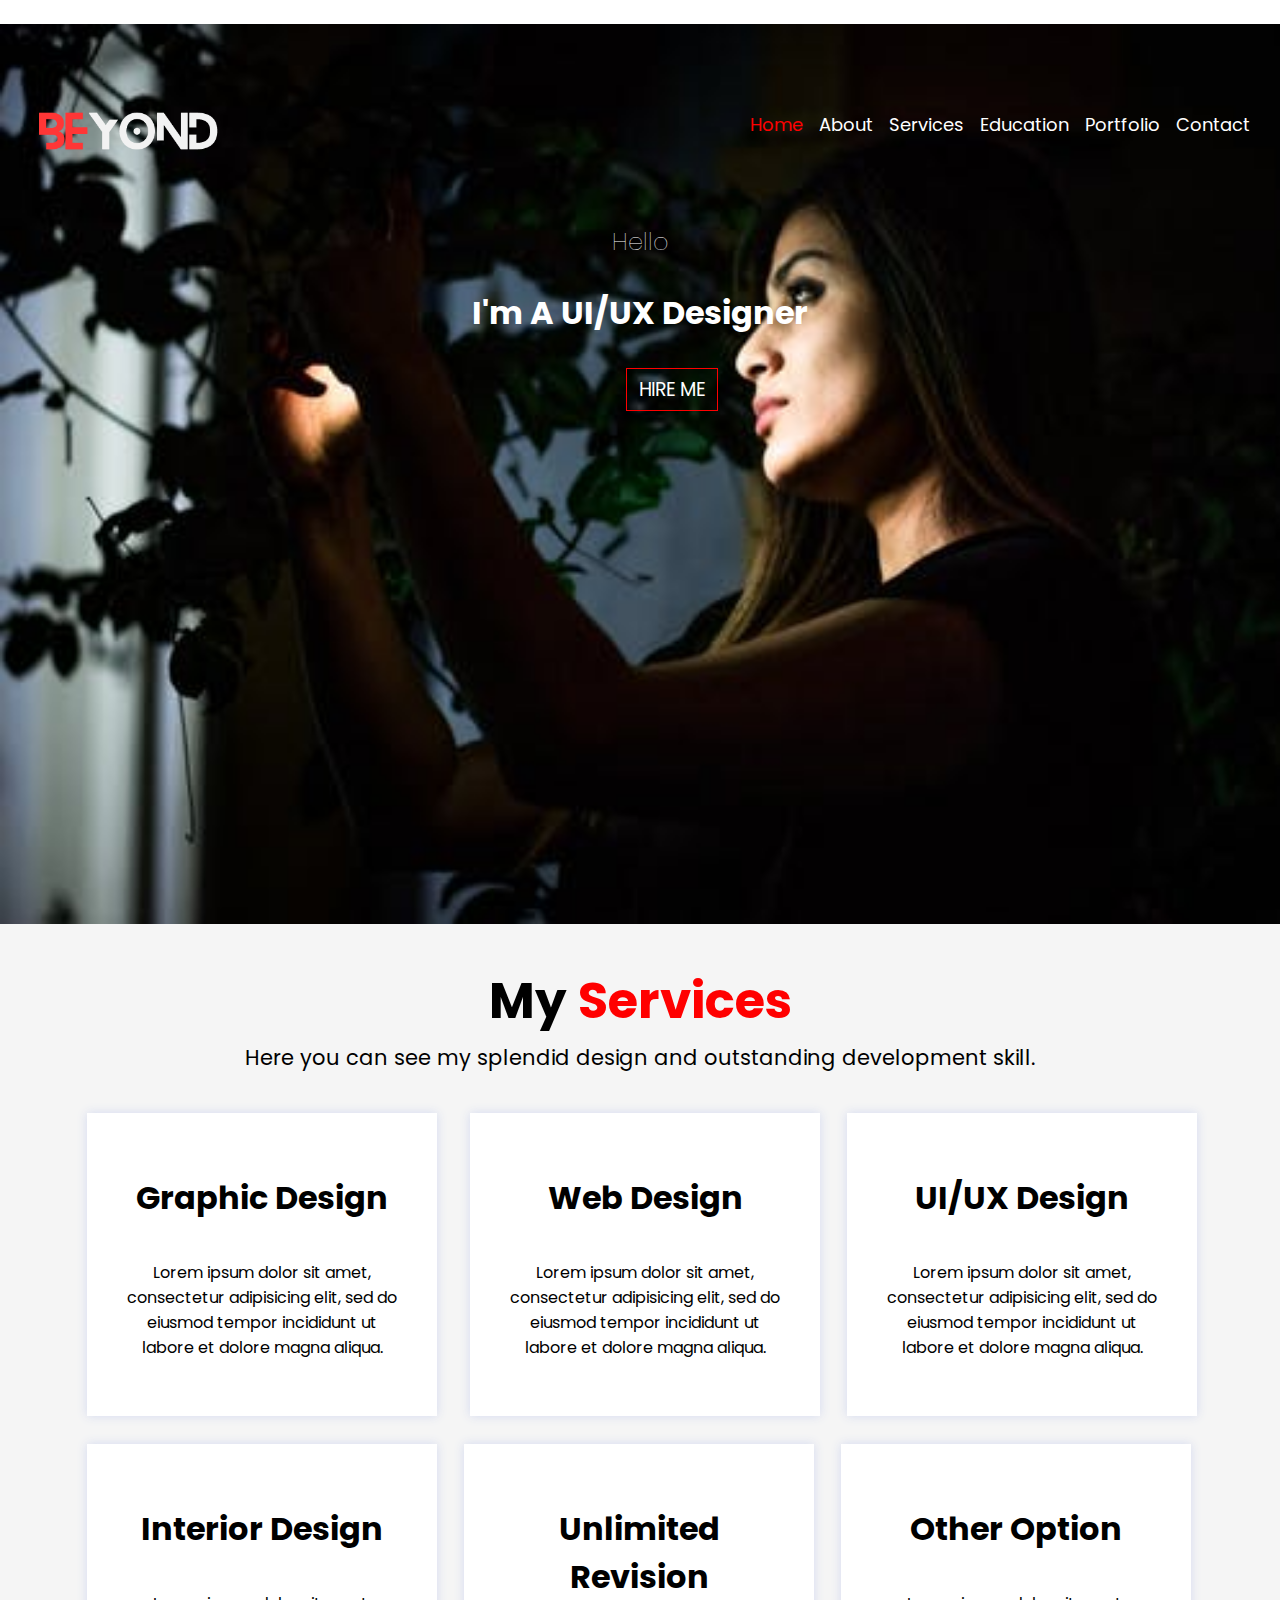
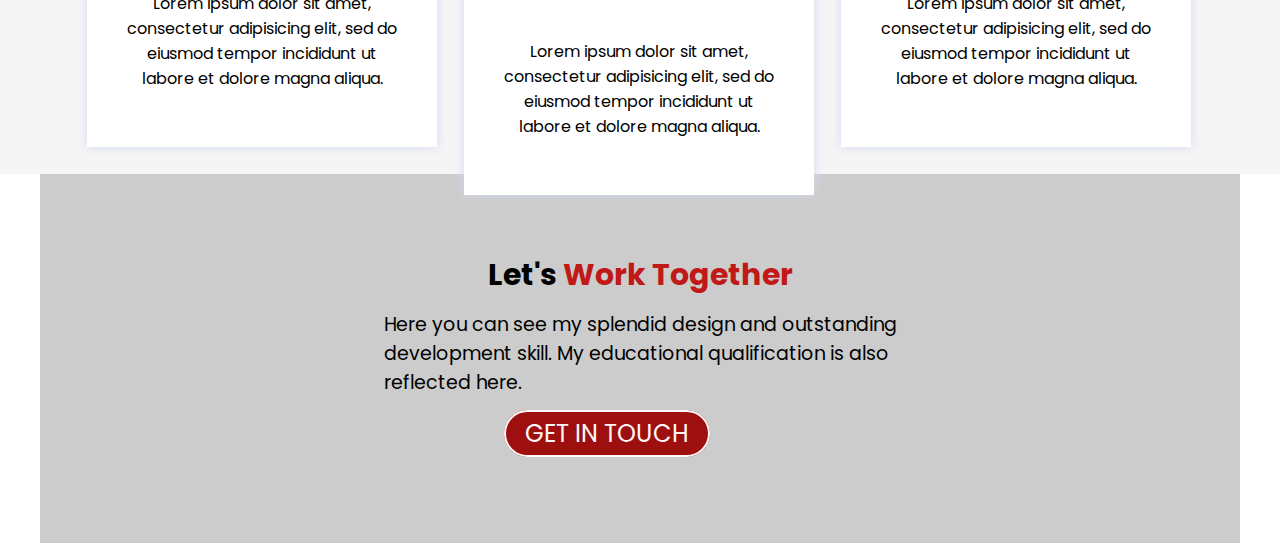
<file: index.html>
<!DOCTYPE html>
<html>
<head>
	<title>Website</title>
	<link rel="stylesheet" type="text/css" href="css/style.css">
</head>
<body>
 <!---NAVIGATION &LOGO--->
	
	
		<div class="header">

			
		<!--Logo area-->
		<div class="Logo">
			<img src="images/logo-2.png" alt="logo">
			
		</div>
		<!--logo area-->

		<!--manu area-->
		
	    <nav>
	    	<ul>
	    		<li><a id="active" href="index.html">Home</a></li>
	    		<li><a href="about.html">About</a></li>
	    		<li><a href="services.html">Services</a></li>
	    		<li><a href="education.html">Education</a></li>
	            <li><a href="portfolio.html">Portfolio</a></li>
	    		<li><a href="contact.html">Contact</a></li>
	    		
	    	</ul>
	    </nav>
             <!--manu-->


<h3>Hello</h3>

<h1>	I'm A UI/UX Designer</h1>

<a href="#" class="btn-1">HIRE ME</a>


           </div>
           </div>



<!-------service area---->

<section class="service-section">
	<div class="container">
	<div class="header-area">
		<h1>My
			<span style="color: red">Services</span></h1>
			<p> Here you can see my splendid design
 			 and outstanding development skill.</p>
		
	</div>

	<div class="service-area">

		<div class="service-1">
			<h1> Graphic Design</h1>
			<p>Lorem ipsum dolor sit amet, consectetur adipisicing elit, sed do eiusmod
			tempor incididunt ut labore et dolore magna aliqua.
			</p>
			
		</div>

		<div class="service-2">
			<h1> Web Design</h1>
			<p>Lorem ipsum dolor sit amet, consectetur adipisicing elit, sed do eiusmod
			tempor incididunt ut labore et dolore magna aliqua.
			</p>
			
		</div>

		<div class="service-3">
			<h1> UI/UX Design</h1>
			<p>Lorem ipsum dolor sit amet, consectetur adipisicing elit, sed do eiusmod
			tempor incididunt ut labore et dolore magna aliqua.
			</p>
			
		</div>

		<div class="service-4">
			<h1> Interior Design</h1>
			<p>Lorem ipsum dolor sit amet, consectetur adipisicing elit, sed do eiusmod
			tempor incididunt ut labore et dolore magna aliqua.
			</p>
			
		</div>

		<div class="service-5">
			<h1>Unlimited Revision</h1>
			<p>Lorem ipsum dolor sit amet, consectetur adipisicing elit, sed do eiusmod
			tempor incididunt ut labore et dolore magna aliqua.
			</p>
			
		</div>


		<div class="service-6">
			<h1> Other Option</h1>
			<p>Lorem ipsum dolor sit amet, consectetur adipisicing elit, sed do eiusmod
			tempor incididunt ut labore et dolore magna aliqua.
			</p>
			
		</div>
		
	</div>
	</div>




	

	
	
</section>

             
	  
<!-------service area---->

	








<section class="footer-area">
 	<div class="container">
 		<div class="footer">
 			<h1>Let's <span style="color:#c11818">Work Together</span></h1>
 			<p> Here you can see my splendid design
 			 and outstanding development skill. My educational qualification is also reflected here. </p>
 			 
 			 	<a href="#" class="btn-3"> GET IN TOUCH</a>
 			 	
 			 
        </div>
        

        	
        </div>
 		
 	</div>
 	
 </section>


	

	











</body>
</html>
</file>
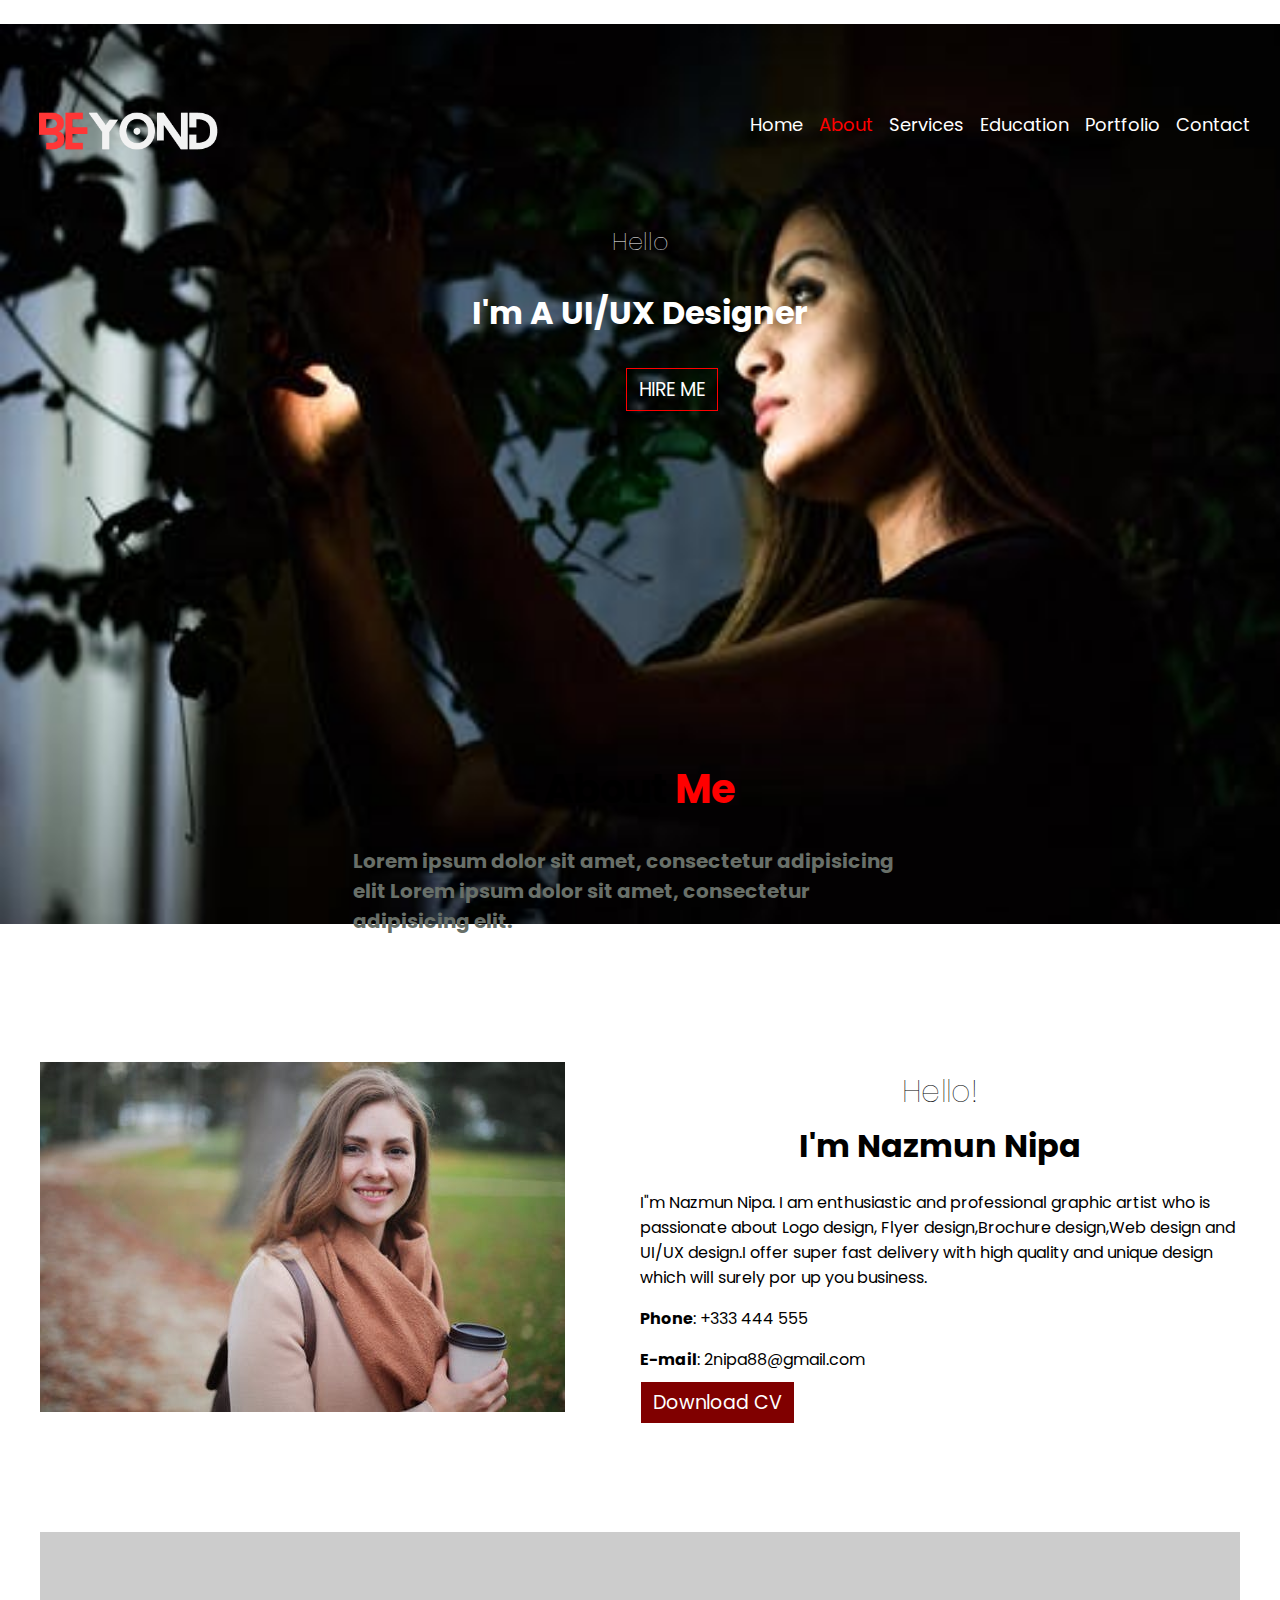
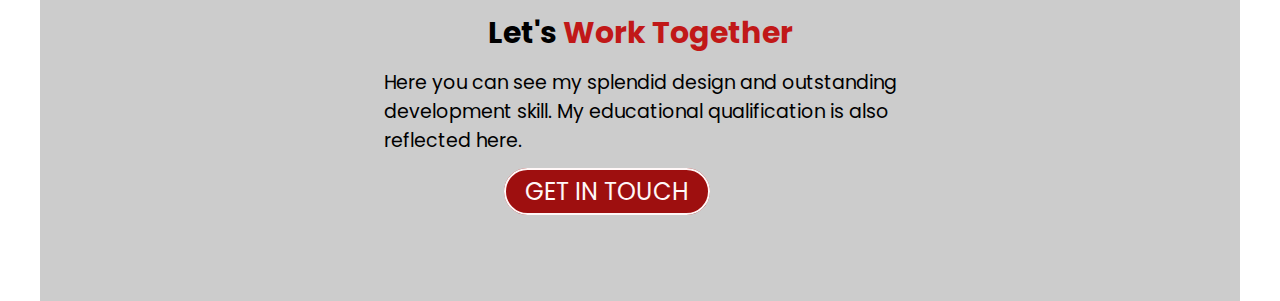
<file: about.html>
<!DOCTYPE html>
<html>
<head>
	<title>Website</title>
	<link rel="stylesheet" type="text/css" href="css/style.css">
</head>
<body>
	
		<div class="header">

			
		<!--Logo area-->
		<div class="Logo">
			<img src="images/logo-2.png" alt="logo">
			
		</div>
		<!--logo area-->

		<!--manu area-->
		
	    <nav>
	    	<ul>
	    		<li><a href="index.html">Home</a></li>
	    		<li><a id="active" href="about.html">About</a></li>
	    		<li><a href="services.html">Services</a></li>
	    		<li><a href="#">Education</a></li>
	    		<li><a href="#">Portfolio</a></li>
	    		<li><a href="#">Contact</a></li>
	    		
	    	</ul>
	    </nav>
             <!--manu-->
<div class="banner-tex">
	<h3>Hello</h3>

<h1>	I'm A UI/UX Designer</h1>
<a href="#" class="btn-1">HIRE ME</a>



</div>
 
	
	
	  <section class="about"> 	
	    	


<div class="container">
	<div class="heading">
		<h1>About <span style="color: red"> Me</span> </h1>
		<h4>Lorem ipsum dolor sit amet, consectetur adipisicing elit
		    Lorem ipsum dolor sit amet, consectetur adipisicing elit.</h4>
	</div>
	<div class="about">
		
		
		
		<div class="images-area">
			<img src="images/pexels-photo-712513.jpeg">
			
		</div>

		
			<div class="about-me">
			<h3> Hello!</h3>
			<H1> I'm Nazmun Nipa </H1>
			<p>I"m Nazmun Nipa. I am enthusiastic and professional graphic artist who is passionate about Logo design, Flyer design,Brochure design,Web design and UI/UX design.I offer super fast delivery with high quality and unique design which will surely por up you business.</p>

			<p> <strong>Phone</strong>: +333 444 555 </p>
			<p><strong> E-mail</strong>: 2nipa88@gmail.com</p>
			
			<a href="#" class="btn-2">Download CV</a>


		</div>
		
	</div>

	
</div>	
	



<section class="footer-area">
 	<div class="container">
 		<div class="footer">
 			<h1>Let's <span style="color:#c11818">Work Together</span></h1>
 			<p> Here you can see my splendid design
 			 and outstanding development skill. My educational qualification is also reflected here. </p>
 			 
 			 	<a href="#" class="btn-3"> GET IN TOUCH</a>
 			 	
 			 
        </div>
        

        	
        </div>
 		
 	</div>
 	
 </section>


	










</body>
</html>
</file>
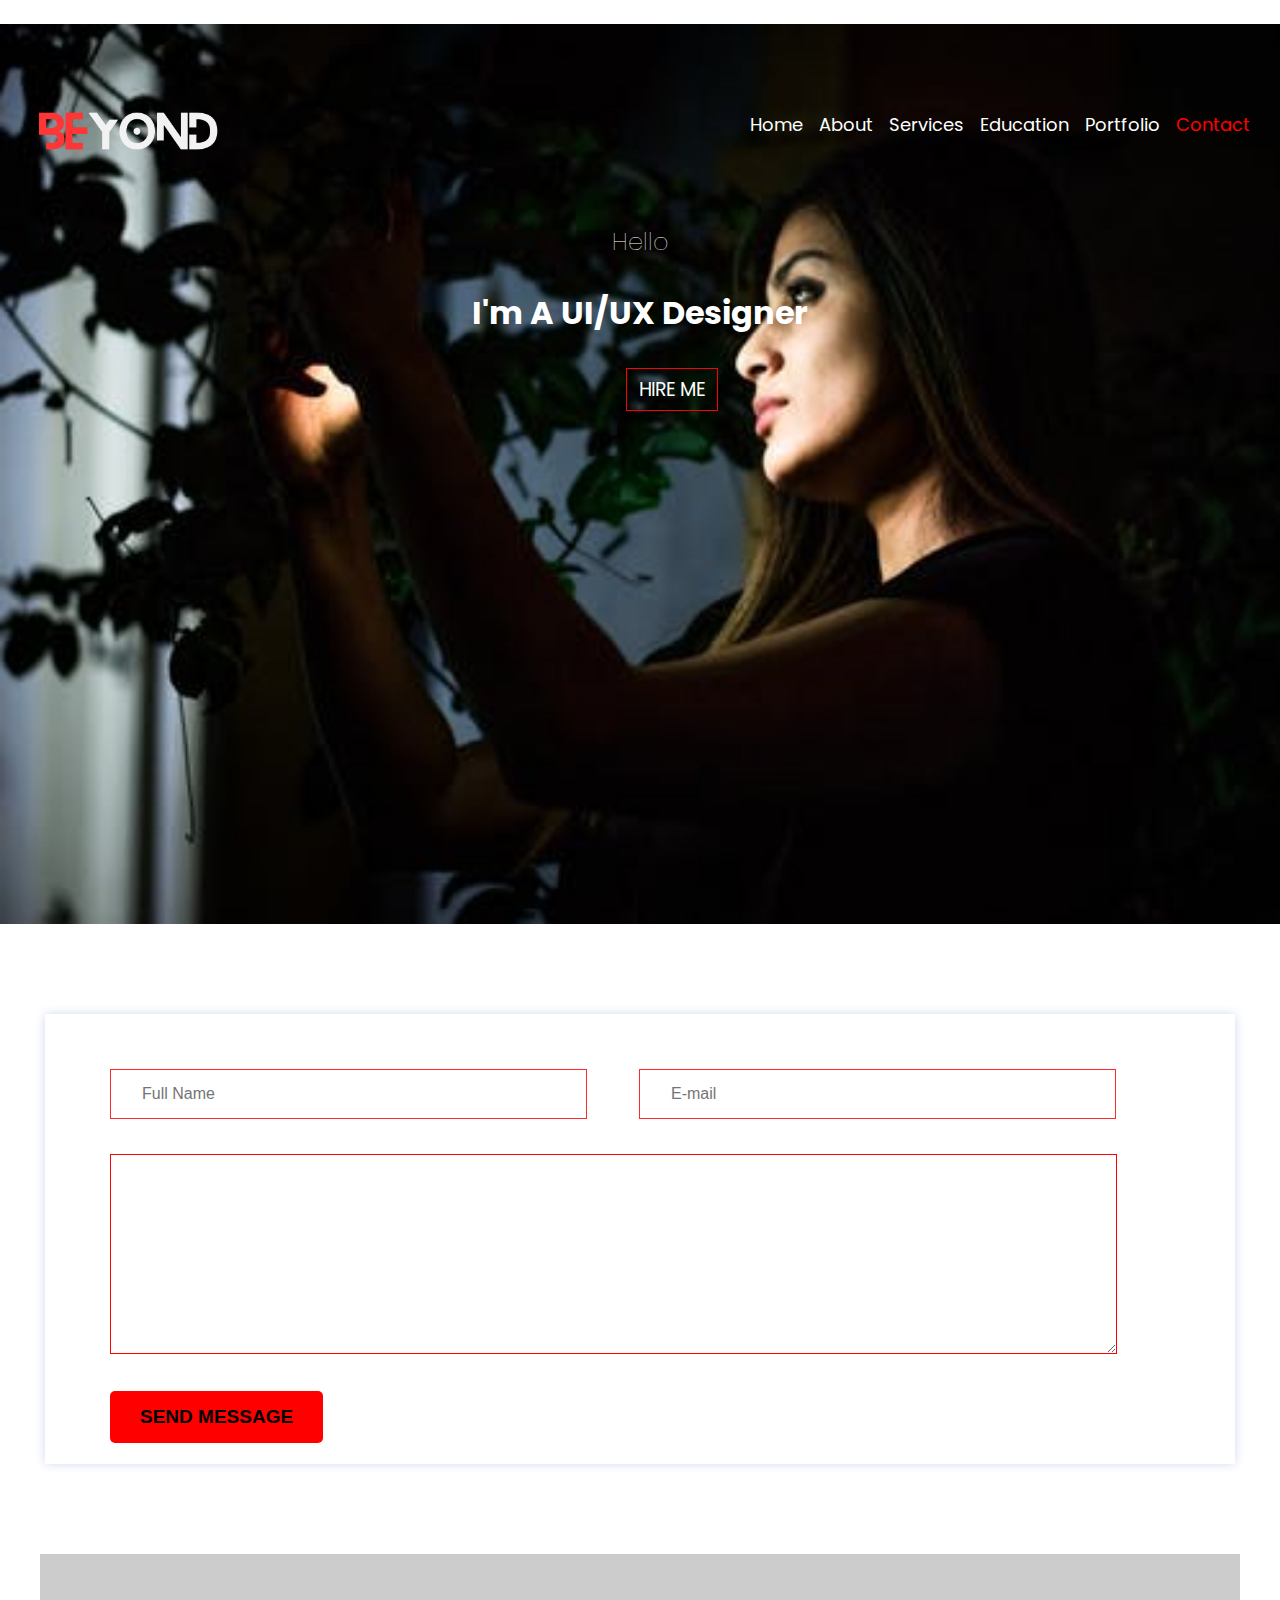
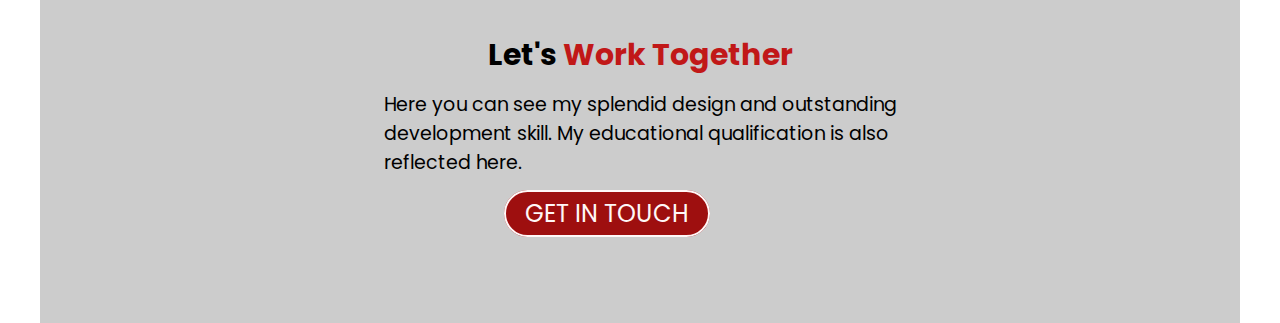
<file: contact.html>
<!DOCTYPE html>
<html>
<head>
	<title>Website</title>
	<link rel="stylesheet" type="text/css" href="css/style.css">
</head>
<body>
 <!---NAVIGATION &LOGO--->
	
	
		<div class="header">

			
		<!--Logo area-->
		<div class="Logo">
			<img src="images/logo-2.png" alt="logo">
			
		</div>
		<!--logo area-->

		<!--manu area-->
		
	    <nav>
	    	<ul>
	    		<li><a href="index.html">Home</a></li>
	    		<li><a href="about.html">About</a></li>
	    		<li><a href="services.html">Services</a></li>
	    		<li><a href="education.html">Education</a></li>
	            <li><a href="portfolio.html">Portfolio</a></li>
	    		<li><a id="active" href="contact.html">Contact</a></li>
	    		
	    	</ul>
	    </nav>
             <!--manu-->


<h3>Hello</h3>

<h1>	I'm A UI/UX Designer</h1>

<a href="#" class="btn-1">HIRE ME</a>


           </div>
           </div>


<section class="contact-section">
	<div class="container">
		<div class="contact-area">
			<div class="contact-form">
				<input type="text" placeholder="Full Name">
				<input type="e-mail" placeholder="E-mail" >
			</div>


			<div class="message">
			 <textarea placeholder="Write Your Message Here"> </textarea>
			</div>


			<div class="btn-5">

			<input type="submit" value="Send Message"></div>
				
			
			
		</div>

	</div>
</section>


<section class="footer-area">
 	<div class="container">
 		<div class="footer">
 			<h1>Let's <span style="color:#c11818">Work Together</span></h1>
 			<p> Here you can see my splendid design
 			 and outstanding development skill. My educational qualification is also reflected here. </p>
 			 
 			 	<a href="#" class="btn-3"> GET IN TOUCH</a>
 			 	
 			 
        </div>
        

        	
        </div>
 		
 	</div>
 	
 </section>
</file>
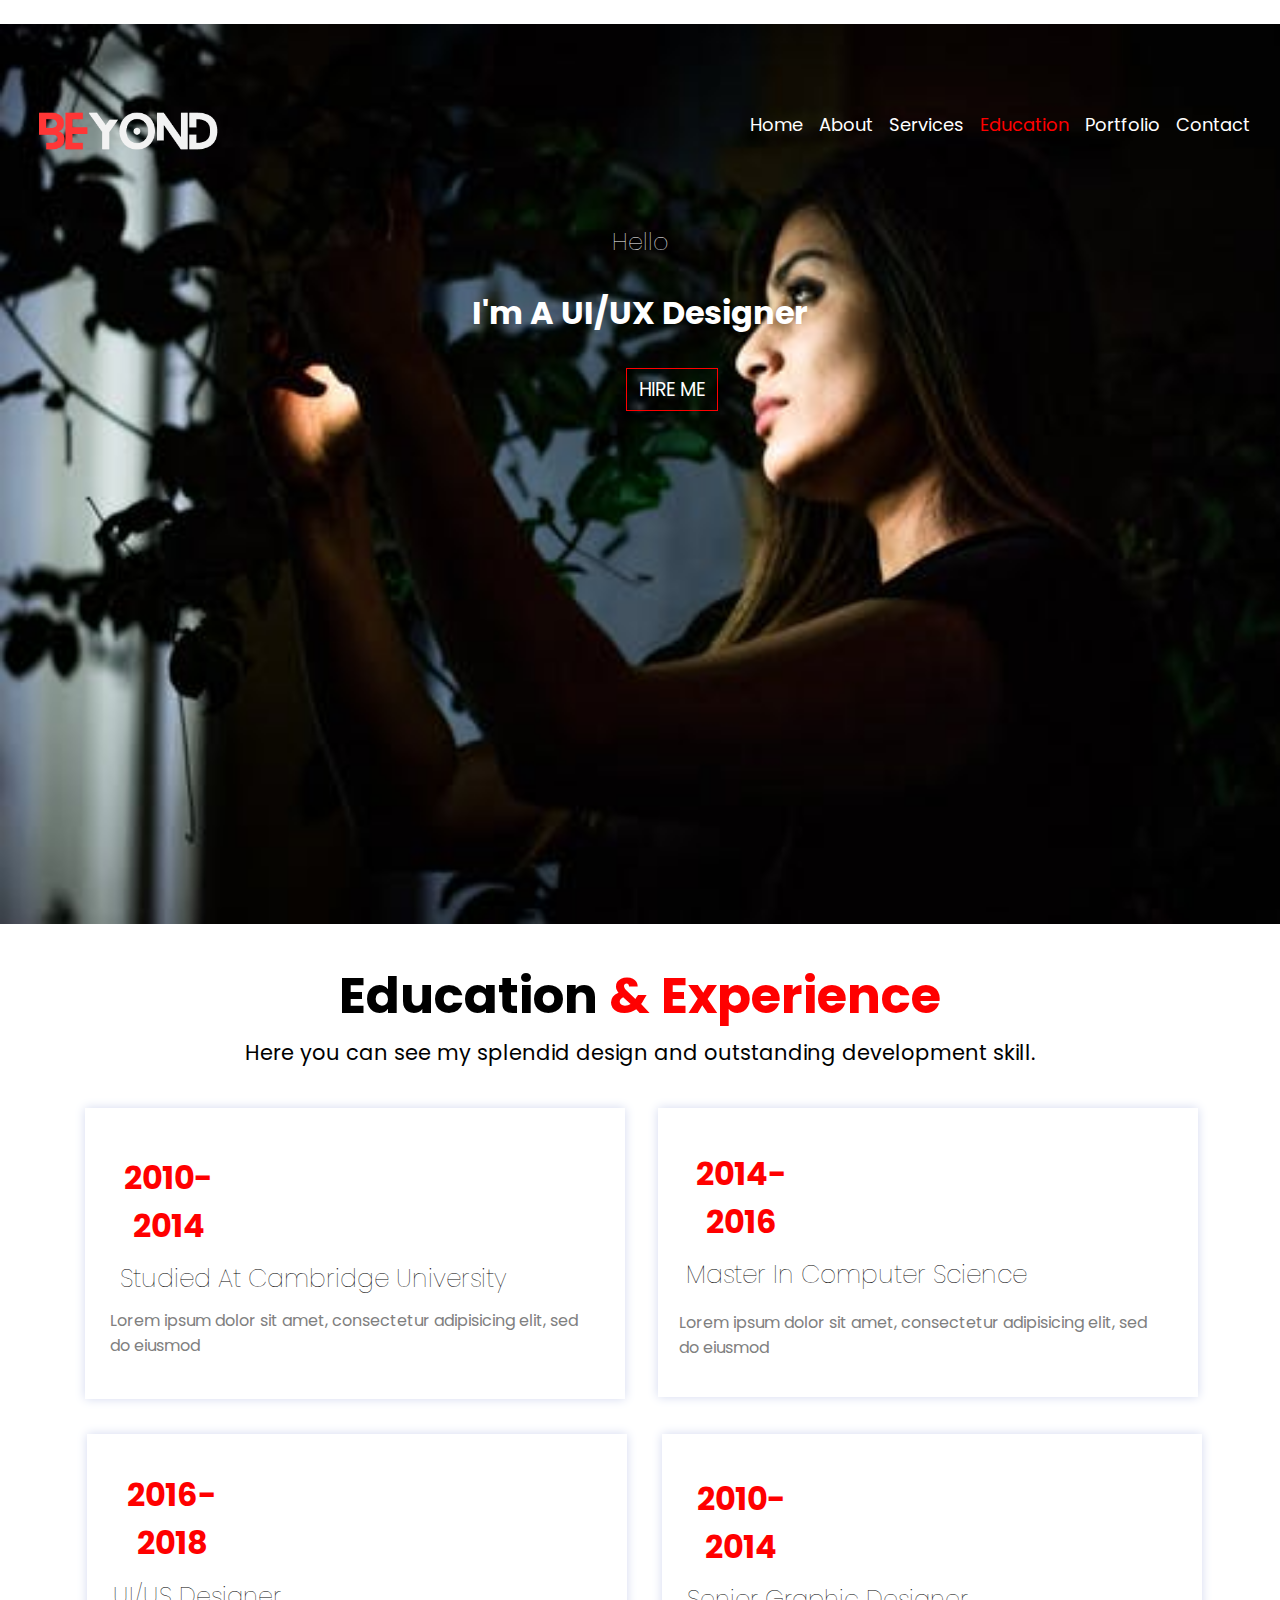
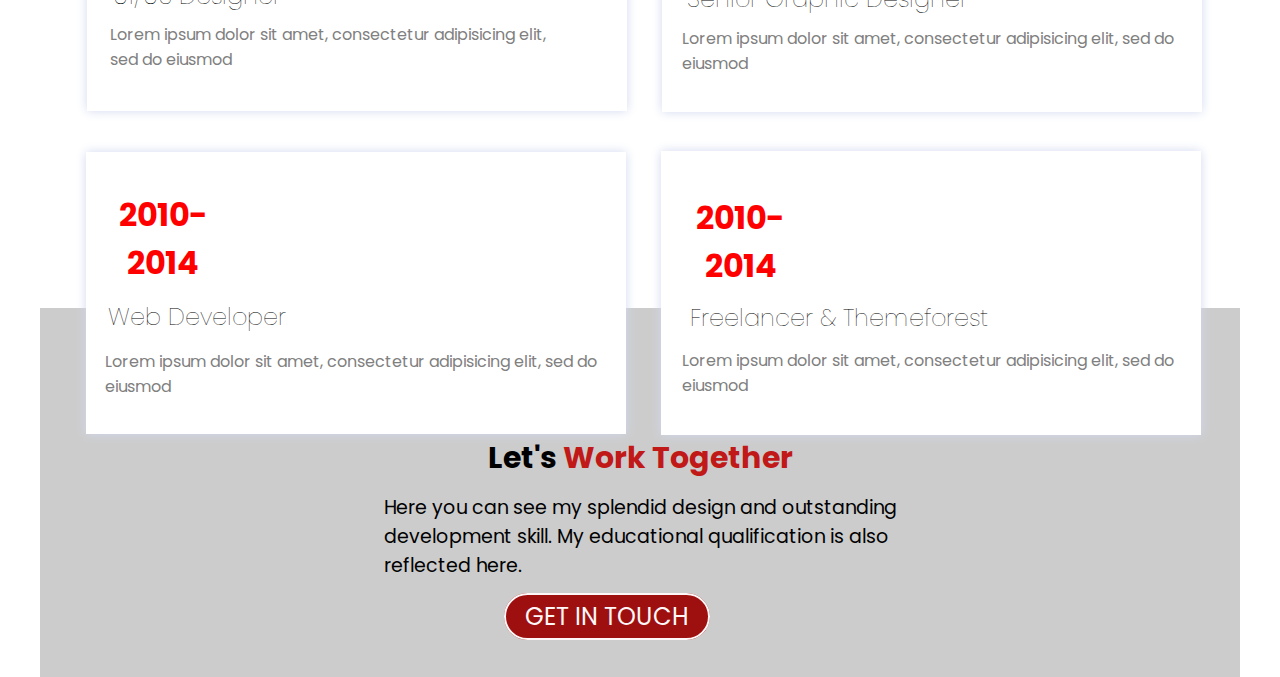
<file: education.html>
<!DOCTYPE html>
<html>
<head>
	<title>Website</title>
	<link rel="stylesheet" type="text/css" href="css/style.css">
</head>
<body>
 <!---NAVIGATION &LOGO--->
	
	
		<div class="header">

			
		<!--Logo area-->
		<div class="Logo">
			<img src="images/logo-2.png" alt="logo">
			
		</div>
		<!--logo area-->

		<!--manu area-->
		
	    <nav>
	    	<ul>
	    		<li><a href="index.html">Home</a></li>
	    		<li><a href="about.html">About</a></li>
	    		<li><a href="services.html">Services</a></li>
	    		<li><a  id="active" href="education.html">Education</a></li>
	    		<li><a href="portfolio.html">Portfolio</a></li>
	    		<li><a href="contact.html">Contact</a></li>
	    		
	    	</ul>
	    </nav>
             <!--manu-------->


<h3>Hello</h3>

<h1>	I'm A UI/UX Designer</h1>

<a href="#" class="btn-1">HIRE ME</a>


           </div>
           </div>

<!--------------- education & experience-------->

<section class="education-experience">
	<div class="container">


             <!--------header--------->    

		<div class="header-area">
			<h1>Education
			 <span style="color: red"> & Experience</span></h1>
			 <p>Here you can see my splendid design
 			 and outstanding development skill.</p>
		</div>
            
            <!--------header--------->

            
             <!--------edu & exp--------->


		<div class="edu-exp-area">
			<div class="edu-1">
				<h1> 2010-2014</h1>
				<h3>Studied At Cambridge University</h3>
				<p>Lorem ipsum dolor sit amet, consectetur adipisicing elit, sed do eiusmod</p>
			</div>
			<div class="edu-2">
				<h1> 2014-2016</h1>
				<h3>Master In Computer Science</h3>
				<p>Lorem ipsum dolor sit amet, consectetur adipisicing elit, sed do eiusmod</p>
			</div>
			<div class="edu-3">
				<h1> 2016-2018</h1>
				<h3>UI/US Designer</h3>
				<p>Lorem ipsum dolor sit amet, consectetur adipisicing elit, sed do eiusmod</p>
			</div>
			<div class="edu-4">
				<h1> 2010-2014</h1>
				<h3>Senior Graphic Designer</h3>
				<p>Lorem ipsum dolor sit amet, consectetur adipisicing elit, sed do eiusmod</p>
			</div>
			<div class="edu-5">
				<h1> 2010-2014</h1>
				<h3>Web Developer</h3>
				<p>Lorem ipsum dolor sit amet, consectetur adipisicing elit, sed do eiusmod</p>
			</div>
			<div class="edu-6">
				<h1> 2010-2014</h1>
				<h3>Freelancer & Themeforest</h3>
				<p>Lorem ipsum dolor sit amet, consectetur adipisicing elit, sed do eiusmod</p>
			</div>
			
          </div>
		
 <!--------edu & exp--------->

	</div>
	
</section>

<!------------- education & experience---------->



<section class="footer-area">
 	<div class="container">
 		<div class="footer">
 			<h1>Let's <span style="color:#c11818">Work Together</span></h1>
 			<p> Here you can see my splendid design
 			 and outstanding development skill. My educational qualification is also reflected here. </p>
 			 
 			 	<a href="#" class="btn-3"> GET IN TOUCH</a>
 			 	
 			 
        </div>
        

        	
        </div>
 		
 	</div>
 	
 </section>

</body>
</html>
</file>
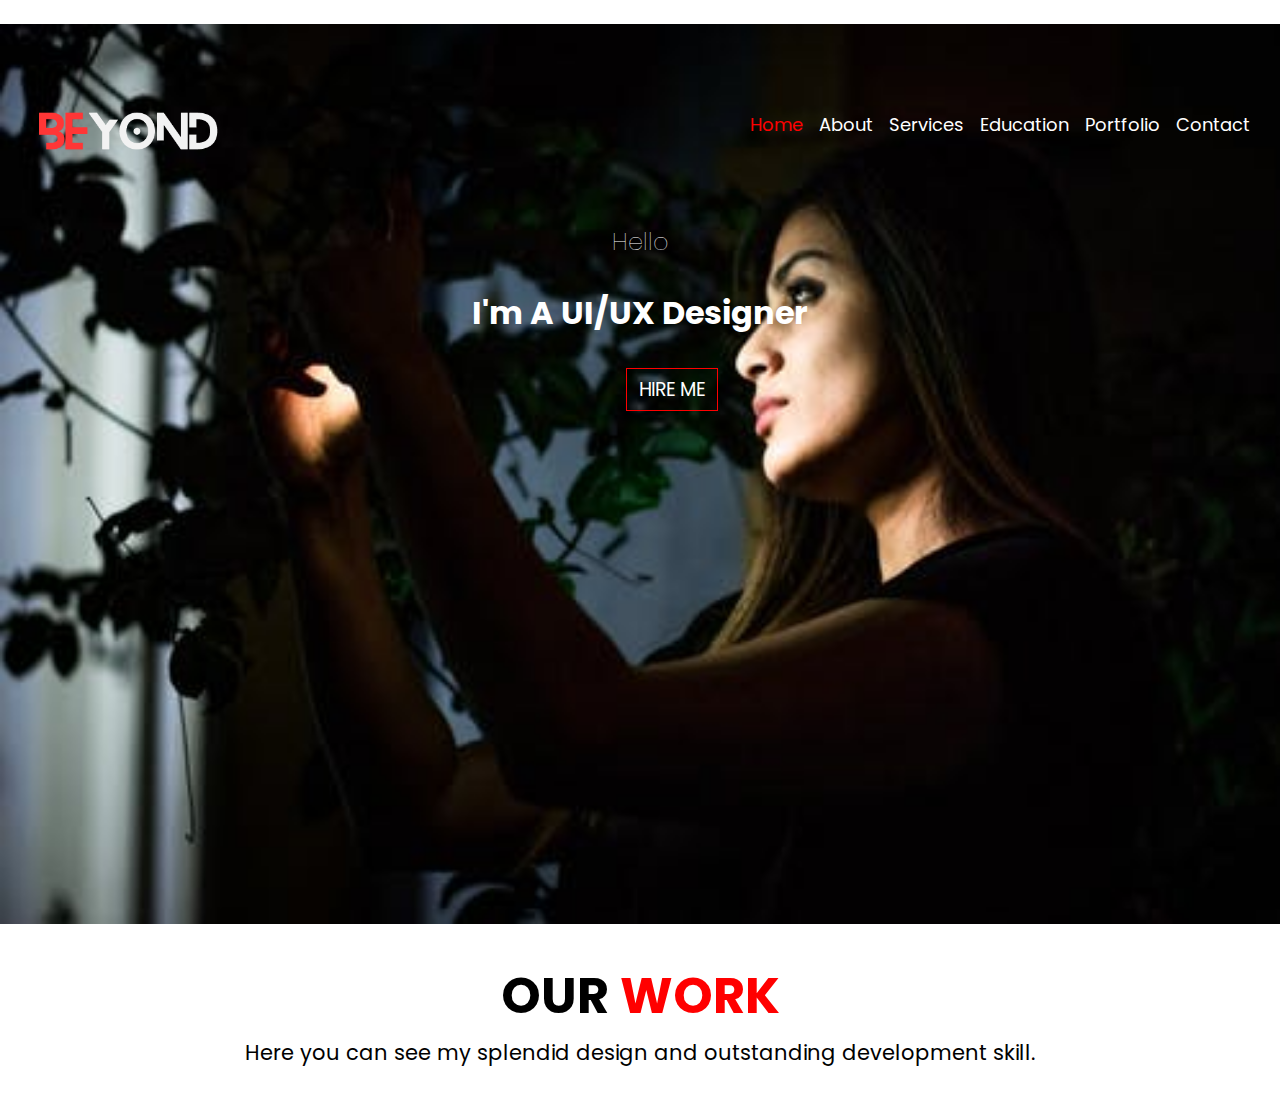
<file: portfolio.html>
<!DOCTYPE html>
<html>
<head>
	<title>Website</title>
	<link rel="stylesheet" type="text/css" href="css/style.css">
</head>
<body>
 <!---NAVIGATION &LOGO--->
	
	
		<div class="header">

			
		<!--Logo area-->
		<div class="Logo">
			<img src="images/logo-2.png" alt="logo">
			
		</div>
		<!--logo area-->

		<!--manu area-->
		
	    <nav>
	    	<ul>
	    		<li><a id="active" href="index.html">Home</a></li>
	    		<li><a href="about.html">About</a></li>
	    		<li><a href="services.html">Services</a></li>
	    		<li><a href="education.html">Education</a></li>
	            <li><a href="portfolio.html">Portfolio</a></li>
	    		<li><a href="contact.html">Contact</a></li>
	    		
	    	</ul>
	    </nav>
             <!--manu-->


<h3>Hello</h3>

<h1>	I'm A UI/UX Designer</h1>

<a href="#" class="btn-1">HIRE ME</a>


           </div>
           </div>

<section class="portfolio-section">
	<div class="container">
		

		<div class="header-area">
			<h1>OUR <span style="color: red"> WORK</span></h1>
			<P>Here you can see my splendid design
 			 and outstanding development skill.</P>
		</div>



		<div class="portfolio-content"></div>
		 <div class="content-heading"></div>

		 <div class="gallery">
		 	
		 	
		 </div>



	</div>
</section>
</file>
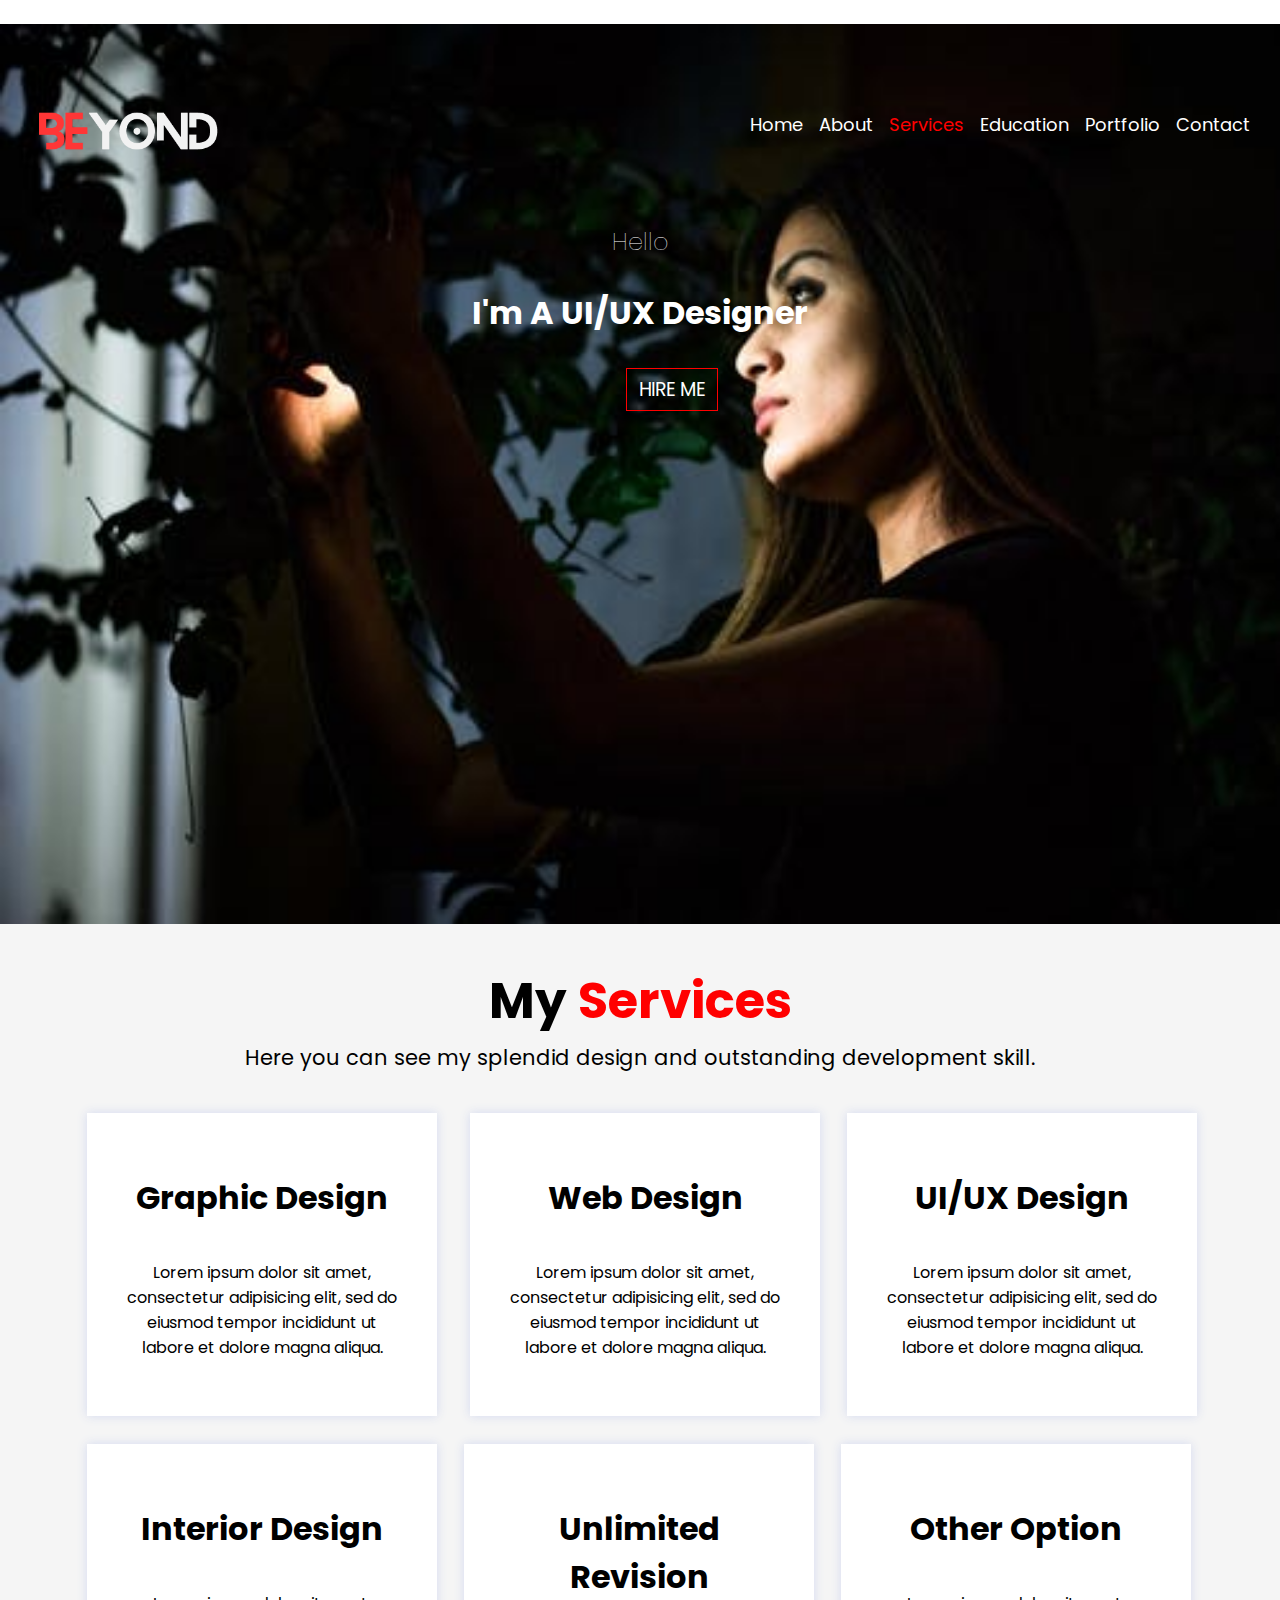
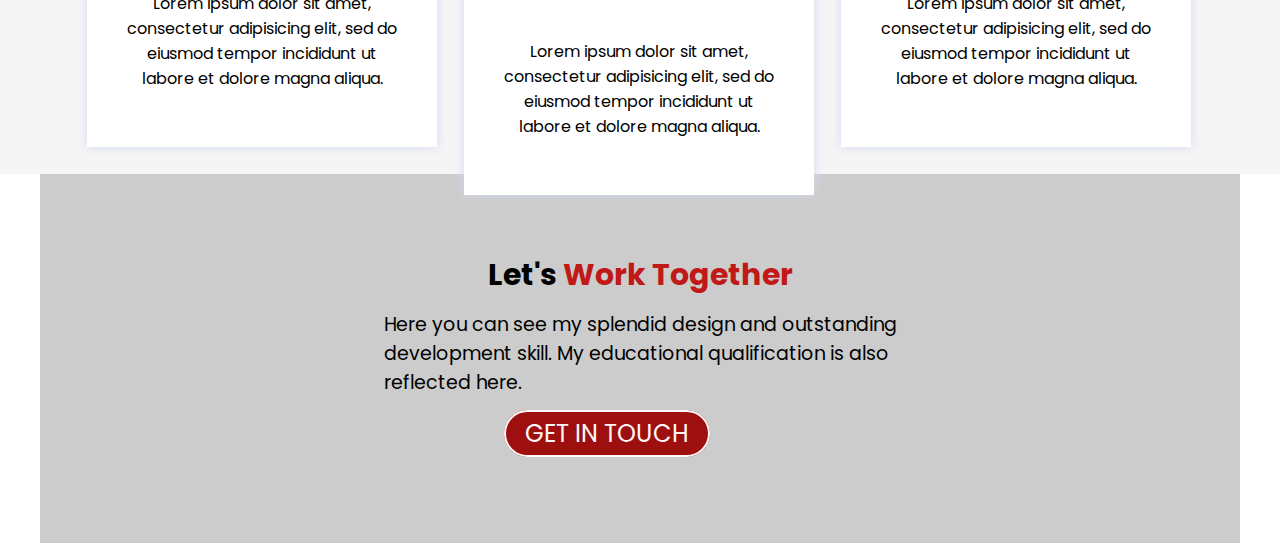
<file: services.html>
<!DOCTYPE html>
<html>
<head>
	<title>Website</title>
	<link rel="stylesheet" type="text/css" href="css/style.css">
</head>
<body>
 <!---NAVIGATION &LOGO--->
	
	
		<div class="header">

			
		<!--Logo area-->
		<div class="Logo">
			<img src="images/logo-2.png" alt="logo">
			
		</div>
		<!--logo area-->

		<!--manu area-->
		
	    <nav>
	    	<ul>
	    		<li><a href="index.html">Home</a></li>
	    		<li><a href="about.html">About</a></li>
	    		<li><a id="active" href="services.html">Services</a></li>
	    		<li><a href="education.html">Education</a></li>
	    		<li><a href="portfolio.html">Portfolio</a></li>
	    		<li><a href="contact.html">Contact</a></li>
	    		
	    	</ul>
	    </nav>
             <!--manu-->


<h3>Hello</h3>

<h1>	I'm A UI/UX Designer</h1>

<a href="#" class="btn-1">HIRE ME</a>


		</div> 
	</div>



<!-------service area---->

<section class="service-section">
	<div class="container">
	<div class="header-area">
		<h1>My
			<span style="color: red">Services</span></h1>
			<p> Here you can see my splendid design
 			 and outstanding development skill.</p>
		
	</div>

	<div class="service-area">

		<div class="service-1">
			<h1> Graphic Design</h1>
			<p>Lorem ipsum dolor sit amet, consectetur adipisicing elit, sed do eiusmod
			tempor incididunt ut labore et dolore magna aliqua.
			</p>
			
		</div>

		<div class="service-2">
			<h1> Web Design</h1>
			<p>Lorem ipsum dolor sit amet, consectetur adipisicing elit, sed do eiusmod
			tempor incididunt ut labore et dolore magna aliqua.
			</p>
			
		</div>

		<div class="service-3">
			<h1> UI/UX Design</h1>
			<p>Lorem ipsum dolor sit amet, consectetur adipisicing elit, sed do eiusmod
			tempor incididunt ut labore et dolore magna aliqua.
			</p>
			
		</div>

		<div class="service-4">
			<h1> Interior Design</h1>
			<p>Lorem ipsum dolor sit amet, consectetur adipisicing elit, sed do eiusmod
			tempor incididunt ut labore et dolore magna aliqua.
			</p>
			
		</div>

		<div class="service-5">
			<h1>Unlimited Revision</h1>
			<p>Lorem ipsum dolor sit amet, consectetur adipisicing elit, sed do eiusmod
			tempor incididunt ut labore et dolore magna aliqua.
			</p>
			
		</div>


		<div class="service-6">
			<h1> Other Option</h1>
			<p>Lorem ipsum dolor sit amet, consectetur adipisicing elit, sed do eiusmod
			tempor incididunt ut labore et dolore magna aliqua.
			</p>
			
		</div>
		
	</div>
	</div>




	

	
	
</section>

             
	  
<!-------service area---->



	



 <section class="footer-area">
 	<div class="container">
 		<div class="footer">
 			<h1>Let's <span style="color:#c11818">Work Together</span></h1>
 			<p> Here you can see my splendid design
 			 and outstanding development skill. My educational qualification is also reflected here. </p>
 			 
 			 	<a href="#" class="btn-3"> GET IN TOUCH</a>
 			 	
 			 
        </div>
        

        	
        </div>
 		
 	</div>
 	
 </section>


	

	











</body>
</html>
</file>
<file: css/style.css>
@import url('https://fonts.googleapis.com/css?family=Poppins');


*{
	box-sizing: border-box;
	-webkit-box-sizing: border-box;
	-moz-box-sizing: border-box;
}


img{
	max-width: 100%;
	display: block;
}
body{font-family: 'Poppins', sans-serif;
color: #333
font-size:20px;

	margin: 0;
	padding: 0;
}
.header{width: 100%;
	background: url(../images/pexels-photo-1462998.jpeg);
	height: 100vh;
	    background-repeat: no-repeat;
    background-size: cover;
    
}


.Logo{    height: 200px;
    width: 40%;
    float: left;
    }
.Logo img{    width: 50%;
    text-align: center;
    padding: 61px 36px;}
nav{    height: 200px;
    width: 60%;
    float: left;
        padding-left: 230px;
    
}
nav ul{    margin: auto;
    padding: 0px;}
nav ul li{    list-style: none;
    float: left;
    padding: 87px 8px;}

nav ul li a{    color: white;
    font-size: 18px;
    text-decoration: none;

}
nav ul li a:hover{
	color:red;
}

nav ul li a:hover,#active{
	color: red
}





 h3{ color: white;
 	    text-align: center;
    font-weight: 100;
        margin-bottom: 30px;
            font-size: 24px;
 }
    h1{ color: white;
text-align: center;
margin-bottom: 38px;
 }


 .btn-1{
	
	color: white;
    border: 1px solid red;
    margin-left: 626px;
    padding: 7px 12px;
    font-size: 19px;
    text-decoration: none;
}
 .btn-1:hover{ background:red;
	color:white;
}	

/************************ about*********/
.container{
	width: 1200px;
	margin: 0 auto;
}
.heading{    margin-top: 355px;}
.heading h1{margin-bottom: 0px;
    color: black;
    font-size: 40px;}
.heading h4{    margin-left: 313px;
    width: 562px;
    font-size: 20px;
    color: #686f68;
}
.about{    height: 570px;
    width: 100%;}

.images-area{    width: 50%;
    height: 400px;
    margin-top: 100px;
    float: left;
}
.images-area img{}
.about-me{    margin-top: 77px;
    width: 50%;
    float: left;
    margin-left: 0px;
}
.about-me h3{    color: black;
    font-size: 30px;
    margin-left: 0px;
    margin-bottom: 0px;
}
.about-me h1{color: black;
margin-bottom: 20px;
margin-top: 7px;}
.about-me p{}
.about-me strong{}
.btn-2{     color: white;
    border: 1px solid;
    padding: 7px 12px;
    font-size: 19px;
    text-decoration: none;
    background: maroon;
   
}
.btn-2:hover{background: #333;
	color: red;
}

/*************about end************/


/*****************service start********/


.service-section{    height: 850px;
    margin-top: 0px;
    background: whitesmoke;
    padding: 5px;}
.header-area{height: 150px;}
.header-area h1{color: black;
    font-size: 50px;
    margin-bottom: 3px;
}
.header-area h1 span{} 
.header-area p{    text-align: center;
    font-size: 21px;
    margin-top: 0px;
}
.service-area{}
.service-1{width: 350px;
    float: left;
    background: #fff;
    margin-right: 30px;
    text-align: center;
    padding: 40px;
    box-shadow: 0px 0px 10px #d3d9ef;
    margin-left: 47px;
}
.service-2{width: 350px;
    float: left;
    background: #fff;
    margin-right: 24px;
    text-align: center;
    padding: 40px;
    box-shadow: 0px 0px 10px #d3d9ef;
    margin-left: 3px;
}
.service-3{    width: 350px;
    float: left;
    background: #fff;
    margin-right: 24px;
    text-align: center;
    padding: 40px;
    box-shadow: 0px 0px 10px #d3d9ef;
    margin-left: 3px;
}
.service-4{    width: 350px;
    float: left;
    background: #fff;
    margin-right: 24px;
    text-align: center;
    padding: 40px;
    box-shadow: 0px 0px 10px #d3d9ef;
    margin-left: 47px;
    margin-top: 28px;
}
.service-5{    width: 350px;
    float: left;
    background: #fff;
    margin-right: 24px;
    text-align: center;
    padding: 40px;
    box-shadow: 0px 0px 10px #d3d9ef;
    margin-left: 3px;
    margin-top: 28px;
}
.service-6{    width: 350px;
    float: left;
    background: #fff;
    margin-right: 24px;
    text-align: center;
    padding: 40px;
    box-shadow: 0px 0px 10px #d3d9ef;
    margin-left: 3px;
    margin-top: 28px;
}
.service-1 h1{color: black;}
.service-2 h1{color: black;}
.service-3 h1{color: black;}
.service-4 h1{color: black;}
.service-5 h1{color: black;}
.service-6 h1{color: black;}

/*****************service end********/


/*****************education & experience start********/
.education-experience{}

.header-area{height: 150px;}

.edu-exp-area{height: 800px;}
.edu-1{    width: 45%;
    float: left;
    padding: 25px;
    margin-left: 45px;
    margin-right: 30px;
    box-shadow: 0px 0px 10px #d3d9ef;}
.edu-1 h1{    color: red;
    margin-right: 373px;
    margin-bottom: 0px;}
.edu-1 h3{color: black;
    font-size: 25px;
    margin-bottom: 10px;
    margin-right: 84px;
    margin-top: 10px;}
.edu-1 p{    margin-top: 0px;
    color: gray;
}


.edu-2{    width: 45%;
    float: left;
    background: #fff;
    padding: 21px;
    margin-left: 3px;
    margin-right: 3px;
    box-shadow: 0px 0px 10px #d3d9ef;
}
.edu-2 h1{color: red;
    margin-right: 373px;
    margin-bottom: 0px;
}
.edu-2 h3{color: black;
    font-size: 25px;
    margin-bottom: 10px;
    margin-right: 143px;
    margin-top: 10px;
}
.edu-2 p{margin-right: 25px;
    color: gray;
}

.edu-3{width: 45%;
    float: left;
    background: #fff;
    padding: 23px;
    margin-left: 47px;
    margin-right: 3px;
    box-shadow: 0px 0px 10px #d3d9ef;
    margin-top: 35px;}
.edu-3 h1{    color: red;
    margin-right: 370px;
    margin-top: 14px;
    margin-bottom: 11px;
}
.edu-3 h3{    color: black;
    margin-right: 321px;
    margin-top: 0px;
    margin-bottom: 9px;}
.edu-3 p{    margin-top: 0px;
    margin-right: 46px;
    color: gray;
}

.edu-4{    width: 45%;
    float: left;
    background: #fff;
    padding: 20px;
    margin-left: 32px;
    box-shadow: 0px 0px 10px #d3d9ef;
    margin-top: 35px;
}
.edu-4 h1{    color: red;
    margin-right: 382px;
    margin-bottom: 0px;}
.edu-4 h3{    color: black;
    margin-right: 210px;
    margin-top: 10px;
    margin-bottom: 0px;
}
.edu-4 p{    margin-top: 10px;
    color: gray;
}

.edu-5{    width: 45%;
    float: left;
    background: #fff;
    padding: 19px;
    margin-right: 35px;
    box-shadow: 0px 0px 10px #d3d9ef;
    margin-top: 40px;
    margin-left: 46px;
}
.edu-5 h1{    color: red;
    margin-top: 20px;
    margin-right: 386px;
    margin-bottom: 12px;}
.edu-5 h3{    color: black;
    margin-top: 0px;
    margin-right: 318px;
    margin-bottom: 0px;
}
.edu-5 p{    margin-top: 15px;
    color: grey;}

.edu-6{    width: 45%;
    float: left;
    background: #fff;
    padding: 21px;
    margin-left: 0px;
    box-shadow: 0px 0px 10px #d3d9ef;
    margin-top: 39px;
    margin-right: 3px;
}
.edu-6 h1{    color: red;
    margin-right: 381px;
    margin-bottom: 10px;}
.edu-6 h3{    color: black;
    margin-right: 184px;
    margin-top: 0;
    margin-bottom: 0px;
}
.edu-6 p{    margin-top: 13px;
    color: grey;}






/***************** education & experience end********/


/*****************contact start********/
.contact-section{}
.contact-area{    background: #fff;
    margin-left: 5px;
    margin-right: 5px;
    height: 450px;
    margin-top: 90px;
    box-shadow: 0px 0px 10px #d3d9ef;
    margin-bottom: 90px;
    padding: 55px 65px;
    overflow: hidden;
    display: block;}
.contact-form{}
.contact-form input{    width: 45%;
    float: left;
    margin-right: 52px;
    padding: 15px 31px;
    font-size: 16px;
    border: 1px solid #ff2a2a;
    margin-bottom: 35px;
}
.contact-form input{}
.message{}
textarea{    width: 95%;
    height: 200px;
    border: 1px solid red;
    margin-bottom: 30px;}
.btn-5{}
.btn-5 input{    border: 0px;
    font-size: 19px;
    padding: 15px 30px;
    background: red;
    text-transform: uppercase;
    border-radius: 5px;
    font-weight: bold;
}




.


/*****************contact end********/

/***********footer************/
.footer-area{background: grey;
height:500px;}
.footer{    padding: 1px;
    background: #cccccc;
    height: 369px;
}
.footer h1{color: black;
    margin-top: 77px;
    margin-bottom: 12px;
    font-size: 30px;
}

span.style{color: #c11818;}
.footer p{    width: 546px;
    margin-left: 343px;
    margin-top: 0;
    padding: 0;
    font-size: 19px;
}

.btn-3{     color: #fff7f7;
    border: 2px solid;
    text-decoration: none;
    margin-left: 463px;
    padding: 5px 19px;
    border-radius: 30px;
    background: #9e0f0f;
    font-size: 24px;

}
</file>
